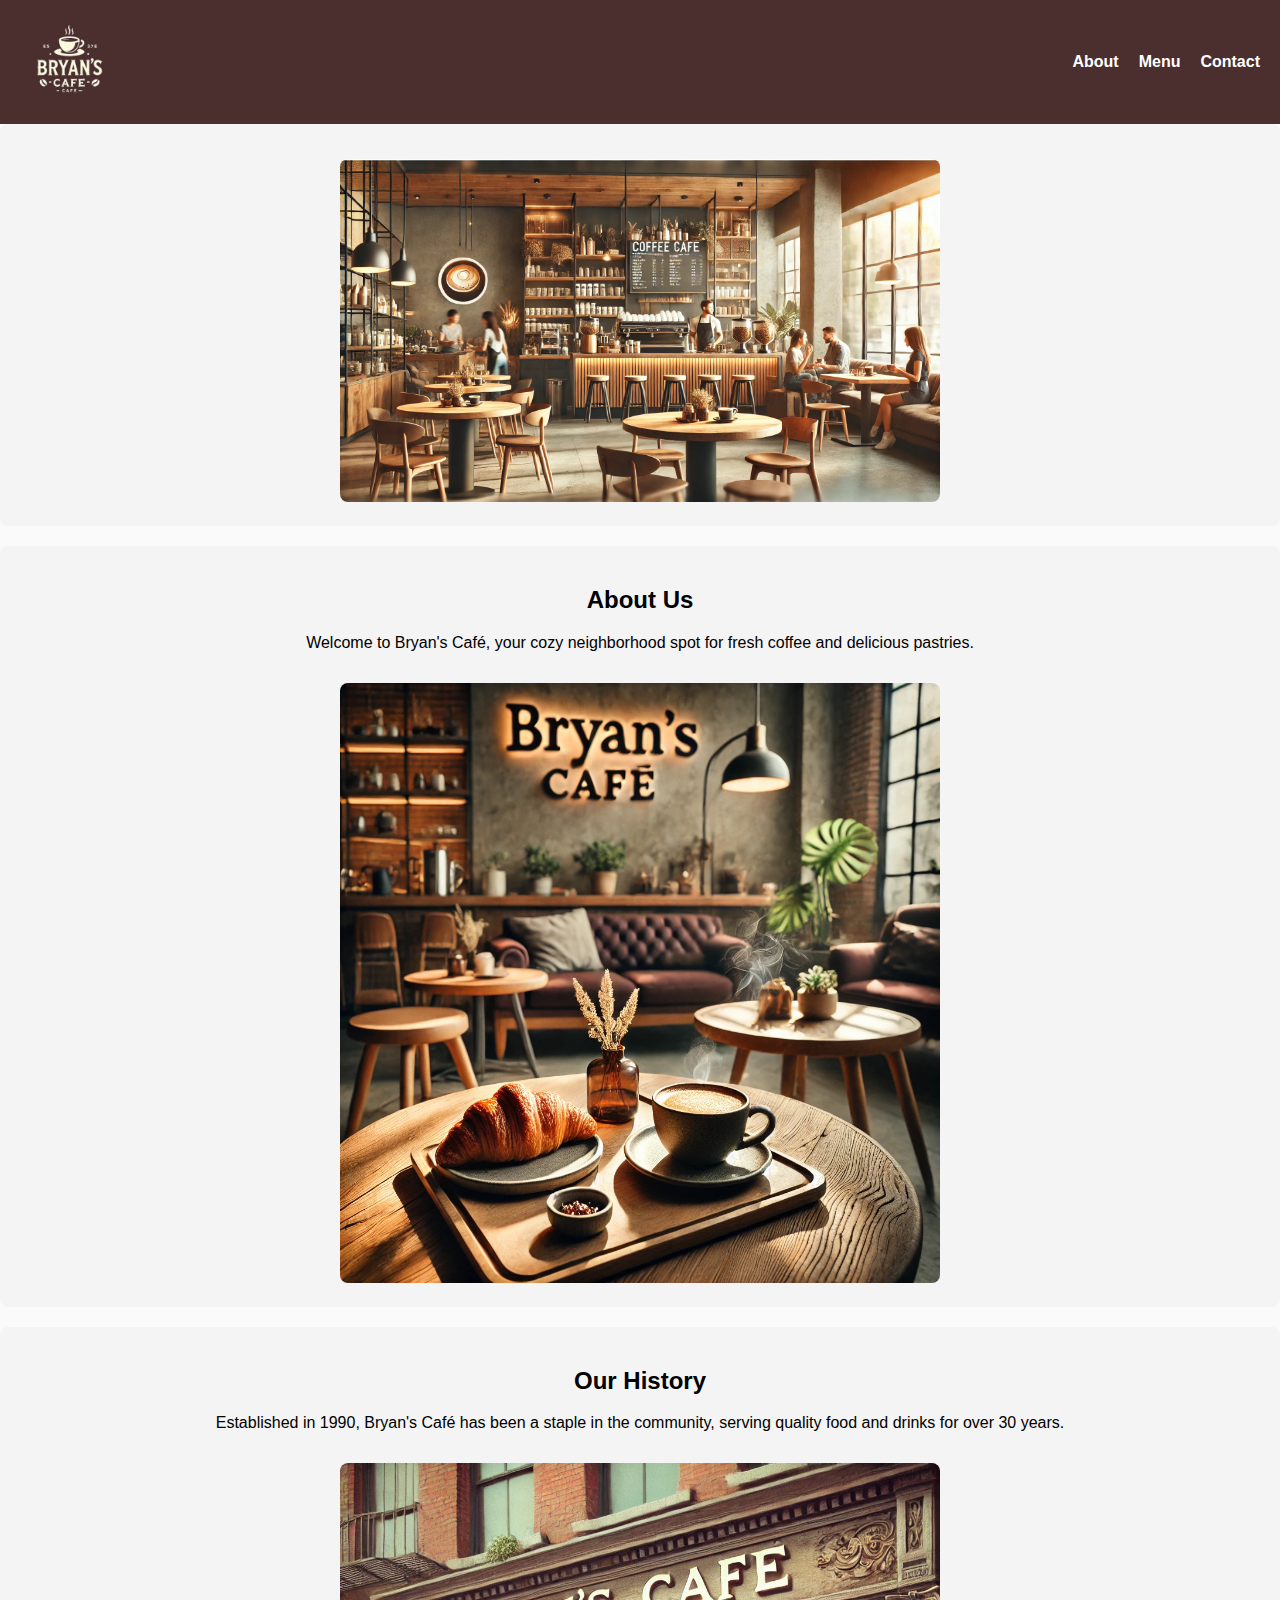
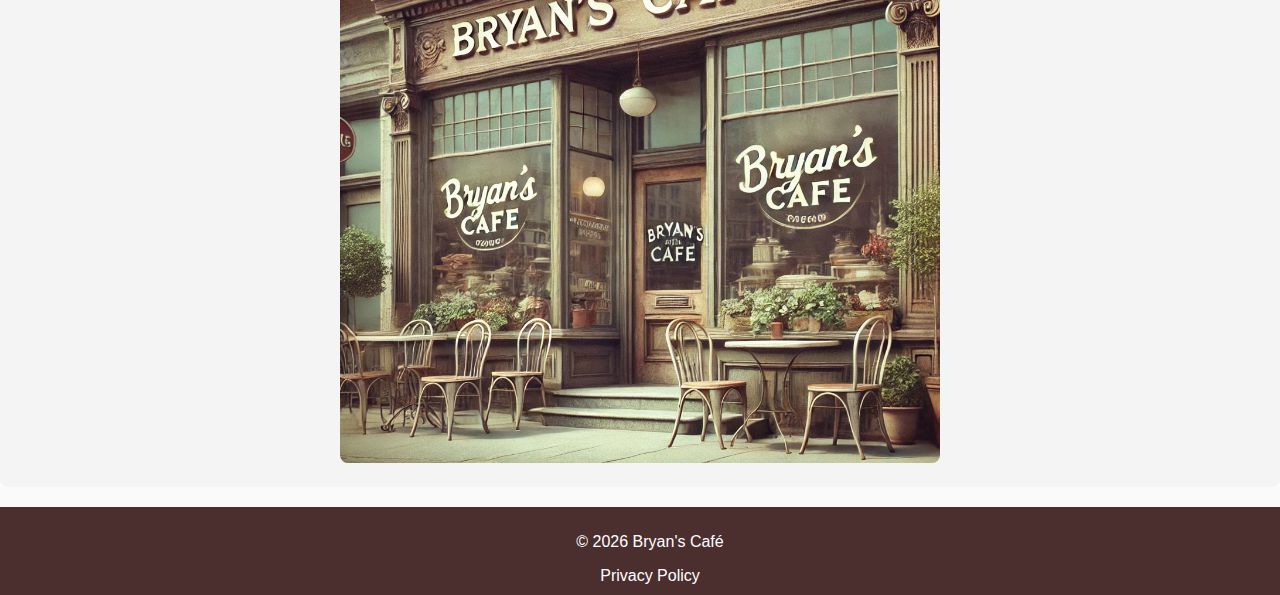
<file: index.html>
<!DOCTYPE html>
<html lang="en">
<head>
    <meta charset="UTF-8">
    <meta name="viewport" content="width=device-width, initial-scale=1.0">
    <title>About - Bryan's Café</title>
    <link rel="stylesheet" href="style.css">
</head>
<body>
    <div class="wrapper">
        <header>
            <div class="header-content">
                <div class="logo-container">
                    <img src="jpg/logo.png" alt="Bryan's Café Logo" class="logo">
                </div>
                <nav class="nav-links">
                    <ul>
                        <li><a href="index.html">About</a></li>
                        <li><a href="menu.html">Menu</a></li>
                        <li><a href="Contact.html">Contact</a></li>
                    </ul>
                </nav>
            </div>
        </header>
        <main id="aboutContent">
            <!-- Static content for About Page -->
            <section id="banner">
                <img src="jpg/banner.jpg" alt="Banner for Bryan's Café">
            </section>
            <section id="about-section">
                <h2>About Us</h2>
                <p>Welcome to Bryan's Café, your cozy neighborhood spot for fresh coffee and delicious pastries.</p>
                <img src="jpg/about_image.jpg" alt="About Bryan's Café">
            </section>
            <section id="history-section">
                <h2>Our History</h2>
                <p>Established in 1990, Bryan's Café has been a staple in the community, serving quality food and drinks for over 30 years.</p>
                <img src="jpg/history_image.jpg" alt="History of Bryan's Café">
            </section>
        </main>
        <div class="push"></div> <!-- Spacer to push footer down -->
    </div>
    <footer>
        <p>&copy; <script>document.write(new Date().getFullYear());</script> Bryan's Café</p>
        <a href="PrivacyPolicy.html" target="_blank">Privacy Policy</a>
    </footer>
</body>
</html>
</file>
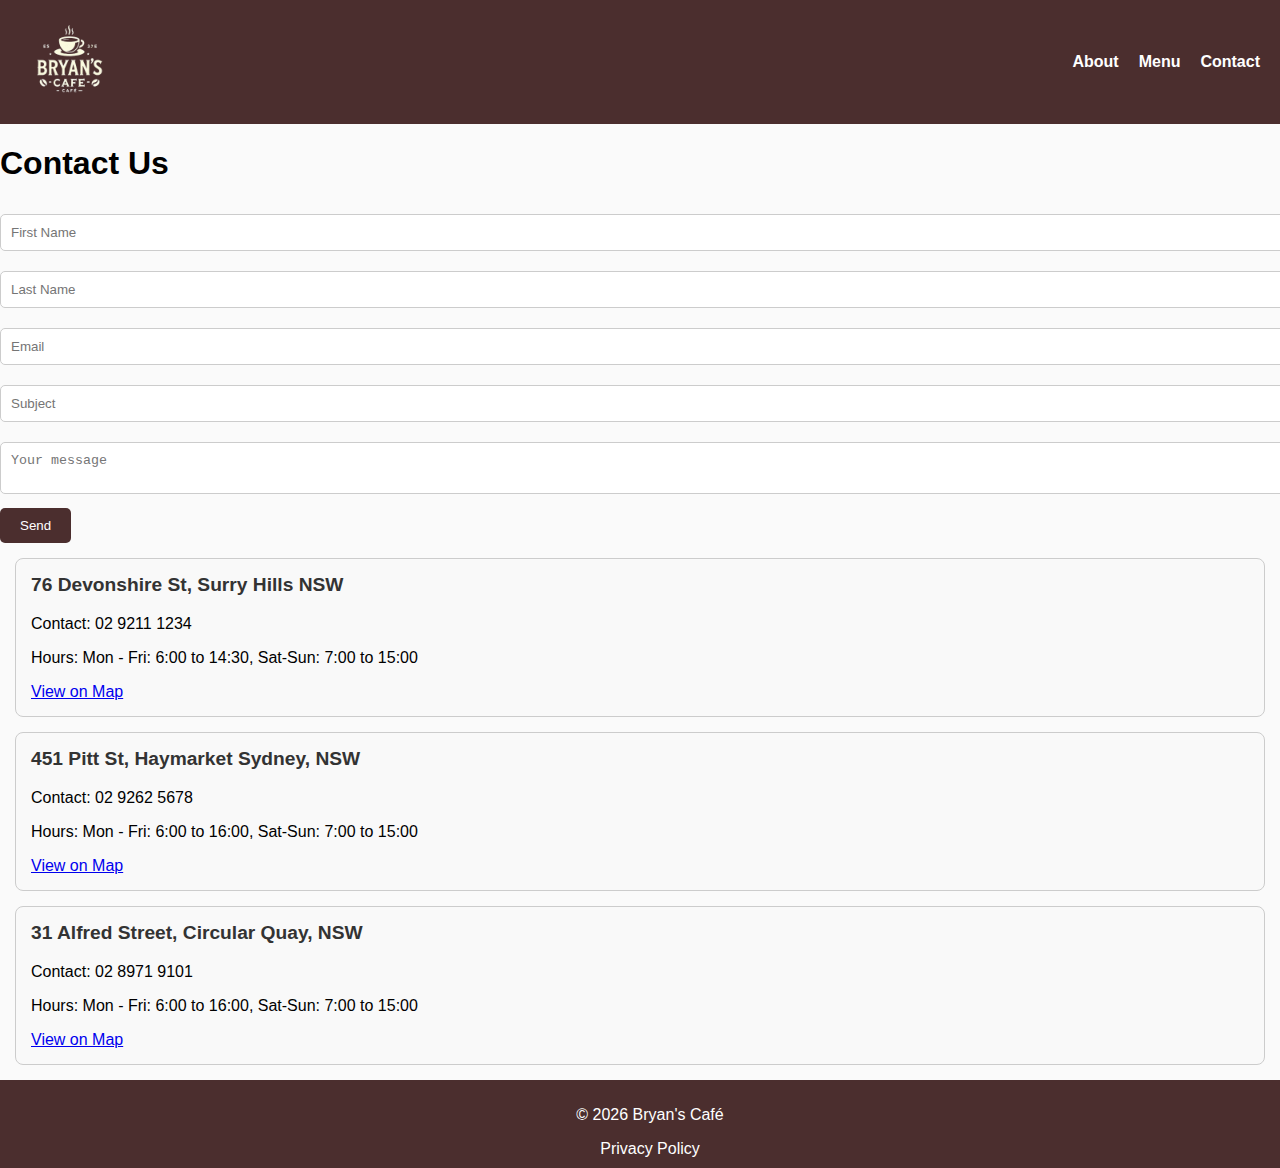
<file: Contact.html>
<!DOCTYPE html>
<html lang="en">
<head>
    <meta charset="UTF-8">
    <meta name="viewport" content="width=device-width, initial-scale=1.0">
    <title>Contact - Bryan's Café</title>
    <link rel="stylesheet" href="style.css">
</head>
<body>
    <div class="wrapper">
        <header>
            <div class="header-content">
                <div class="logo-container">
                    <img src="jpg/logo.png" alt="Bryan's Café Logo" class="logo">
                </div>
                <nav class="nav-links">
                    <ul>
                        <li><a href="index.html">About</a></li>
                        <li><a href="menu.html">Menu</a></li>
                        <li><a href="Contact.html">Contact</a></li>
                    </ul>
                </nav>
            </div>
        </header>
        <main>
            <section id="contactFormSection">
                <h1>Contact Us</h1>
                <form id="contactForm" onsubmit="submitForm(event)">
                    <input type="text" id="firstName" name="firstName" placeholder="First Name" required>
                    <input type="text" id="lastName" name="lastName" placeholder="Last Name" required>
                    <input type="email" id="email" name="email" placeholder="Email" required>
                    <input type="text" id="subject" name="subject" placeholder="Subject" required>
                    <textarea id="message" name="message" placeholder="Your message" required></textarea>
                    <button type="submit">Send</button>
                </form>
                <div id="messageSent" style="display:none;">Thank you for your message. It has been sent.</div>
            </section>
            <section id="branchInfo">
                <!-- Branch information will be dynamically loaded here using JavaScript -->
            </section>
        </main>
        <div class="push"></div> <!-- Spacer to push footer down -->
    </div>
    <footer>
        <p>&copy; <script>document.write(new Date().getFullYear());</script> Bryan's Café</p>
        <a href="PrivacyPolicy.html" target="_blank">Privacy Policy</a>
    </footer>
    <script src="dataLoader.js"></script>
</body>
</html>
</file>
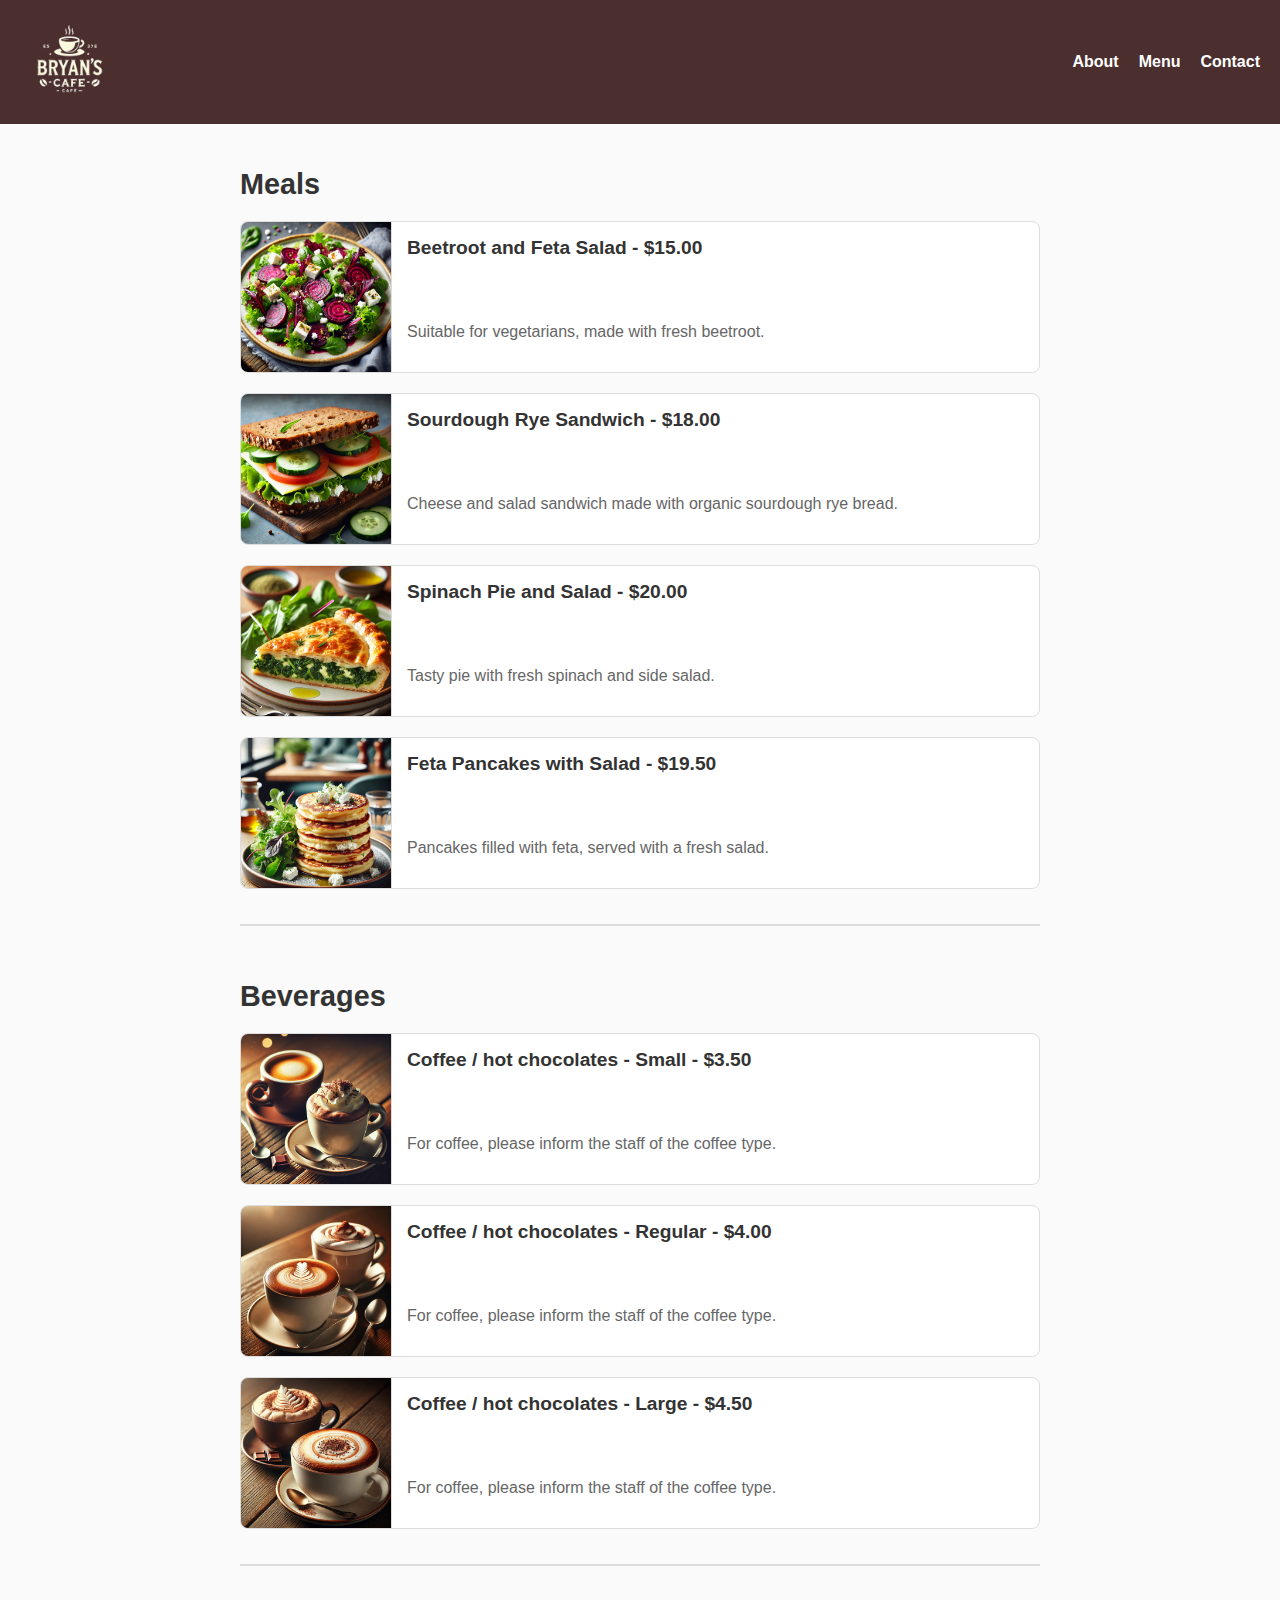
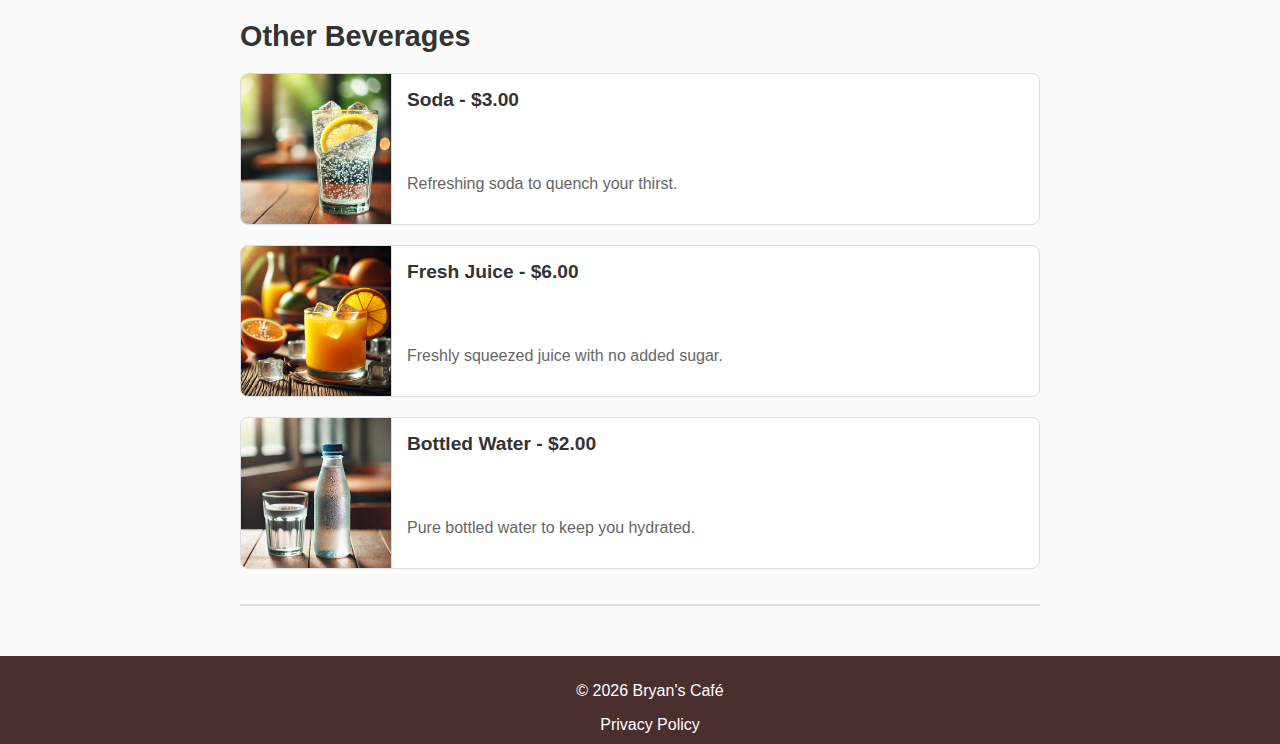
<file: menu.html>
<!DOCTYPE html>
<html lang="en">
<head>
    <meta charset="UTF-8">
    <meta name="viewport" content="width=device-width, initial-scale=1.0">
    <title>Menu - Bryan's Café</title>
    <link rel="stylesheet" href="style.css">
</head>
<body>
    <div class="wrapper">
        <header>
            <div class="header-content">
                <div class="logo-container">
                    <img src="jpg/logo.png" alt="Bryan's Café Logo" class="logo">
                </div>
                <nav class="nav-links">
                    <ul>
                        <li><a href="index.html">About</a></li>
                        <li><a href="menu.html">Menu</a></li>
                        <li><a href="Contact.html">Contact</a></li>
                    </ul>
                </nav>
            </div>
        </header>
        <main id="menuItems">
            <!-- Menu items will be dynamically loaded here using JavaScript -->
        </main>
        <div class="push"></div> <!-- Spacer to push footer down -->
    </div>
    <footer>
        <p>&copy; <script>document.write(new Date().getFullYear());</script> Bryan's Café</p>
        <a href="PrivacyPolicy.html" target="_blank">Privacy Policy</a>
    </footer>
    <script src="dataLoader.js"></script>
</body>
</html>
</file>
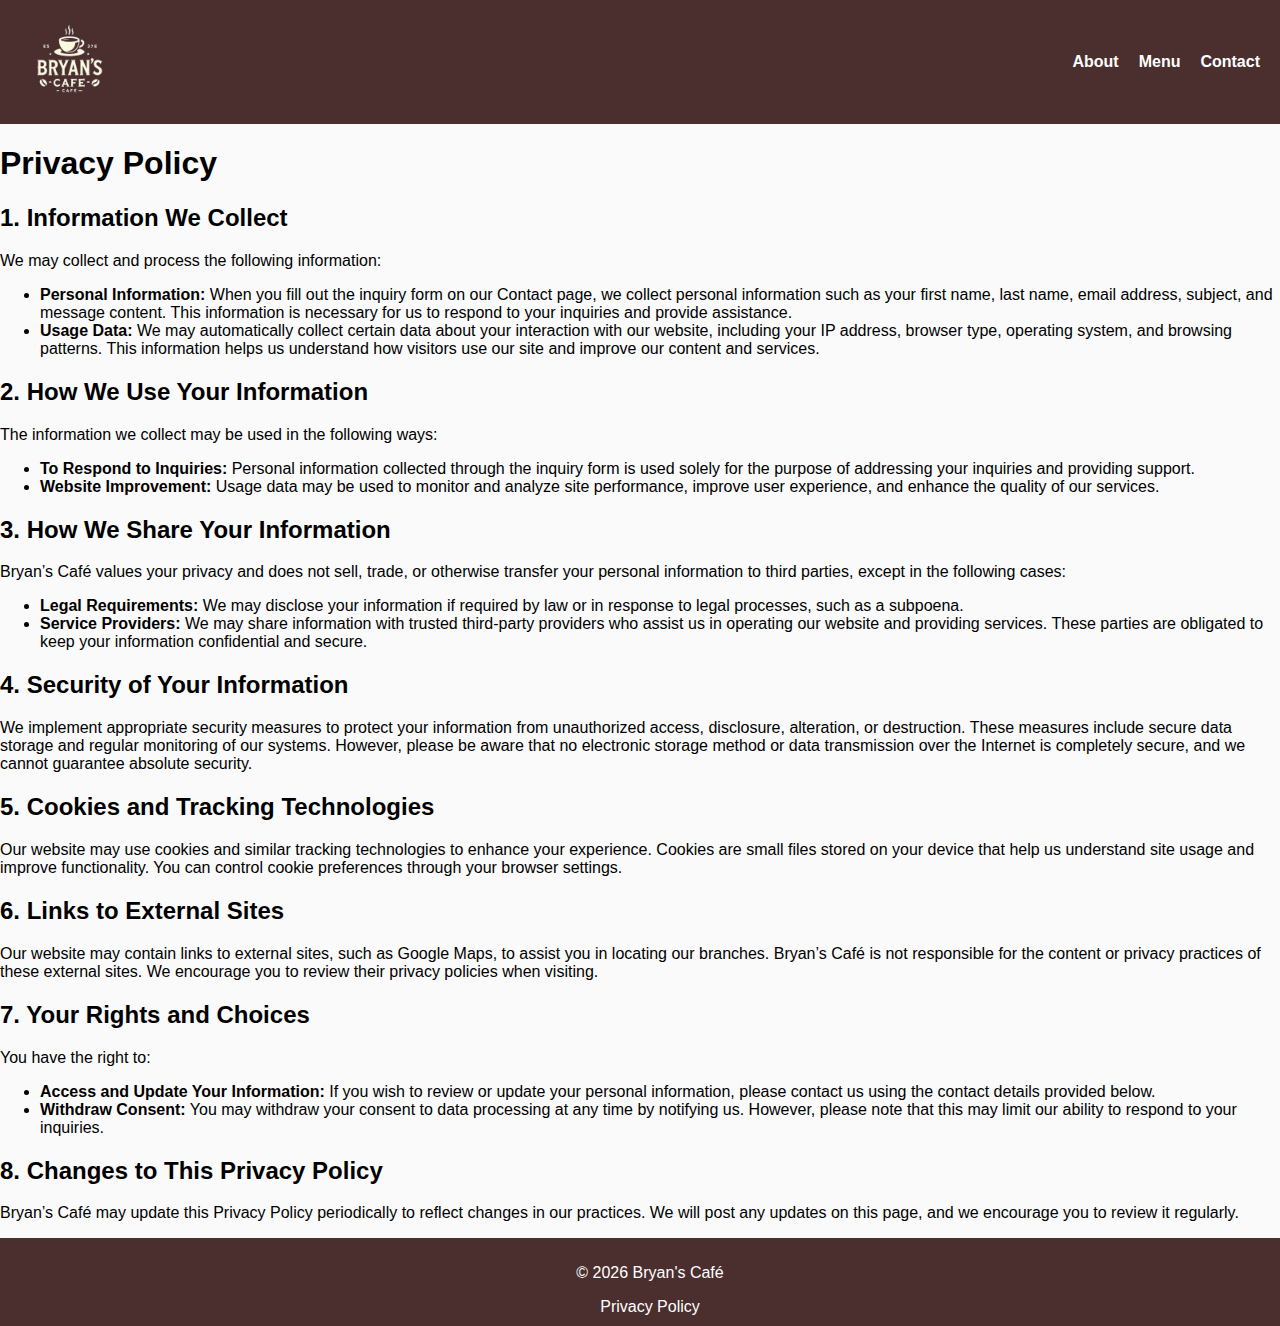
<file: PrivacyPolicy.html>
<!DOCTYPE html>
<html lang="en">
<head>
    <meta charset="UTF-8">
    <meta name="viewport" content="width=device-width, initial-scale=1.0">
    <title>Privacy Policy - Bryan's Café</title>
    <link rel="stylesheet" href="style.css">
</head>
<body>
    <div class="wrapper">
        <header>
            <div class="header-content">
                <div class="logo-container">
                    <img src="jpg/logo.png" alt="Bryan's Café Logo" class="logo">
                </div>
                <nav class="nav-links">
                    <ul>
                        <li><a href="index.html">About</a></li>
                        <li><a href="menu.html">Menu</a></li>
                        <li><a href="Contact.html">Contact</a></li>
                    </ul>
                </nav>
            </div>
        </header>
        <main class="privacy-policy-content">
            <h1>Privacy Policy</h1>

            <h2>1. Information We Collect</h2>
            <p>We may collect and process the following information:</p>
            <ul>
                <li><strong>Personal Information:</strong> When you fill out the inquiry form on our Contact page, we collect personal information such as your first name, last name, email address, subject, and message content. This information is necessary for us to respond to your inquiries and provide assistance.</li>
                <li><strong>Usage Data:</strong> We may automatically collect certain data about your interaction with our website, including your IP address, browser type, operating system, and browsing patterns. This information helps us understand how visitors use our site and improve our content and services.</li>
            </ul>

            <h2>2. How We Use Your Information</h2>
            <p>The information we collect may be used in the following ways:</p>
            <ul>
                <li><strong>To Respond to Inquiries:</strong> Personal information collected through the inquiry form is used solely for the purpose of addressing your inquiries and providing support.</li>
                <li><strong>Website Improvement:</strong> Usage data may be used to monitor and analyze site performance, improve user experience, and enhance the quality of our services.</li>
            </ul>

            <h2>3. How We Share Your Information</h2>
            <p>Bryan’s Café values your privacy and does not sell, trade, or otherwise transfer your personal information to third parties, except in the following cases:</p>
            <ul>
                <li><strong>Legal Requirements:</strong> We may disclose your information if required by law or in response to legal processes, such as a subpoena.</li>
                <li><strong>Service Providers:</strong> We may share information with trusted third-party providers who assist us in operating our website and providing services. These parties are obligated to keep your information confidential and secure.</li>
            </ul>

            <h2>4. Security of Your Information</h2>
            <p>We implement appropriate security measures to protect your information from unauthorized access, disclosure, alteration, or destruction. These measures include secure data storage and regular monitoring of our systems. However, please be aware that no electronic storage method or data transmission over the Internet is completely secure, and we cannot guarantee absolute security.</p>

            <h2>5. Cookies and Tracking Technologies</h2>
            <p>Our website may use cookies and similar tracking technologies to enhance your experience. Cookies are small files stored on your device that help us understand site usage and improve functionality. You can control cookie preferences through your browser settings.</p>

            <h2>6. Links to External Sites</h2>
            <p>Our website may contain links to external sites, such as Google Maps, to assist you in locating our branches. Bryan’s Café is not responsible for the content or privacy practices of these external sites. We encourage you to review their privacy policies when visiting.</p>

            <h2>7. Your Rights and Choices</h2>
            <p>You have the right to:</p>
            <ul>
                <li><strong>Access and Update Your Information:</strong> If you wish to review or update your personal information, please contact us using the contact details provided below.</li>
                <li><strong>Withdraw Consent:</strong> You may withdraw your consent to data processing at any time by notifying us. However, please note that this may limit our ability to respond to your inquiries.</li>
            </ul>

            <h2>8. Changes to This Privacy Policy</h2>
            <p>Bryan’s Café may update this Privacy Policy periodically to reflect changes in our practices. We will post any updates on this page, and we encourage you to review it regularly.</p>

        </main>
        <footer>
            <p>&copy; <script>document.write(new Date().getFullYear());</script> Bryan's Café</p>
            <a href="PrivacyPolicy.html" target="_blank">Privacy Policy</a>
        </footer>
    </div>
</body>
</html>
</file>
<file: style.css>
/* General Resets and Base Styles */
html, body {
    height: 100%;
    margin: 0;
    padding: 0;
    font-family: Arial, sans-serif;
    background-color: #fafafa;
}

/* Wrapper for Sticky Footer */
.wrapper {
    min-height: 100vh;
    display: flex;
    flex-direction: column;
    justify-content: space-between;
}

.push {
    flex-grow: 1;
}

/* Header Styling */
header {
    background-color: #4b2e2e; 
    color: #fff;
    padding: 10px 20px;
}

.header-content {
    display: flex;
    align-items: center;
    justify-content: space-between;
}

.logo-container {
    flex: 1;
}

header .logo {
    height: 100px; 
}

.nav-links {
    flex: 1;
    display: flex;
    justify-content: flex-end;
}

header ul {
    list-style: none;
    display: flex;
    gap: 20px; /* Increased gap for better spacing between links */
    margin: 0;
    padding: 0;
}

header ul li a {
    color: white;
    text-decoration: none;
    font-size: 1em;
    font-weight: bold;
}

header ul li a:hover {
    color: #d4a373; /* Lighter coffee shade on hover */
}

/* Footer */
footer {
    background-color: #4b2e2e; /* Match header color */
    color: #fff;
    text-align: center;
    padding: 10px;
    width: 100%;
    position: relative;
    bottom: 0;
}

footer a {
    color: #fff; /* Matches footer text color */
    text-decoration: none;
}

/* Banner Image Styling */
#banner img {
    width: 100%;
    max-height: 400px;
    object-fit: cover;
    border-radius: 0;
}

/* About Page */
#aboutContent section {
    margin-bottom: 20px;
    padding: 20px;
    background-color: #f4f4f4;
    border-radius: 8px;
    text-align: center;
}

#aboutContent img {
    width: 100%;
    max-width: 600px;
    height: auto;
    border-radius: 8px;
    margin-top: 15px;
}

/* Menu Page */
#menuItems {
    display: flex;
    flex-direction: column;
    align-items: center;
    padding: 20px;
}

.menu-category {
    width: 100%;
    max-width: 800px;
    margin-bottom: 30px;
    border-bottom: 2px solid #ddd;
    padding-bottom: 15px;
}

.menu-category h2 {
    font-size: 1.8em;
    color: #333;
    margin-bottom: 20px;
}

.menu-item {
    display: flex;
    margin-bottom: 20px;
    border: 1px solid #ddd;
    border-radius: 8px;
    overflow: hidden;
    background-color: #fff;
}

.menu-item img {
    width: 150px;
    height: 150px;
    object-fit: cover;
    border-right: 1px solid #ddd;
}

.item-details {
    padding: 15px;
    display: flex;
    flex-direction: column;
    justify-content: space-between;
}

.item-details h3 {
    margin: 0;
    color: #333;
    font-size: 1.2em;
}

.item-details p {
    margin-top: 5px;
    color: #666;
}

/* Contact Page */
#branchInfo .branch {
    padding: 15px;
    margin: 15px;
    border: 1px solid #ccc;
    border-radius: 8px;
    background-color: #f9f9f9;
}

#branchInfo .branch h3 {
    margin-top: 0;
    color: #333;
    font-size: 1.2em;
}

#contactForm input, #contactForm textarea {
    width: 100%;
    padding: 10px;
    margin: 10px 0;
    border-radius: 5px;
    border: 1px solid #ccc;
}

#contactForm button {
    padding: 10px 20px;
    background-color: #4b2e2e;
    color: white;
    border: none;
    border-radius: 5px;
    cursor: pointer;
}

#contactForm button:hover {
    background-color: #3e2525;
}

#messageSent {
    color: green;
    font-weight: bold;
    margin-top: 10px;
}
</file>
